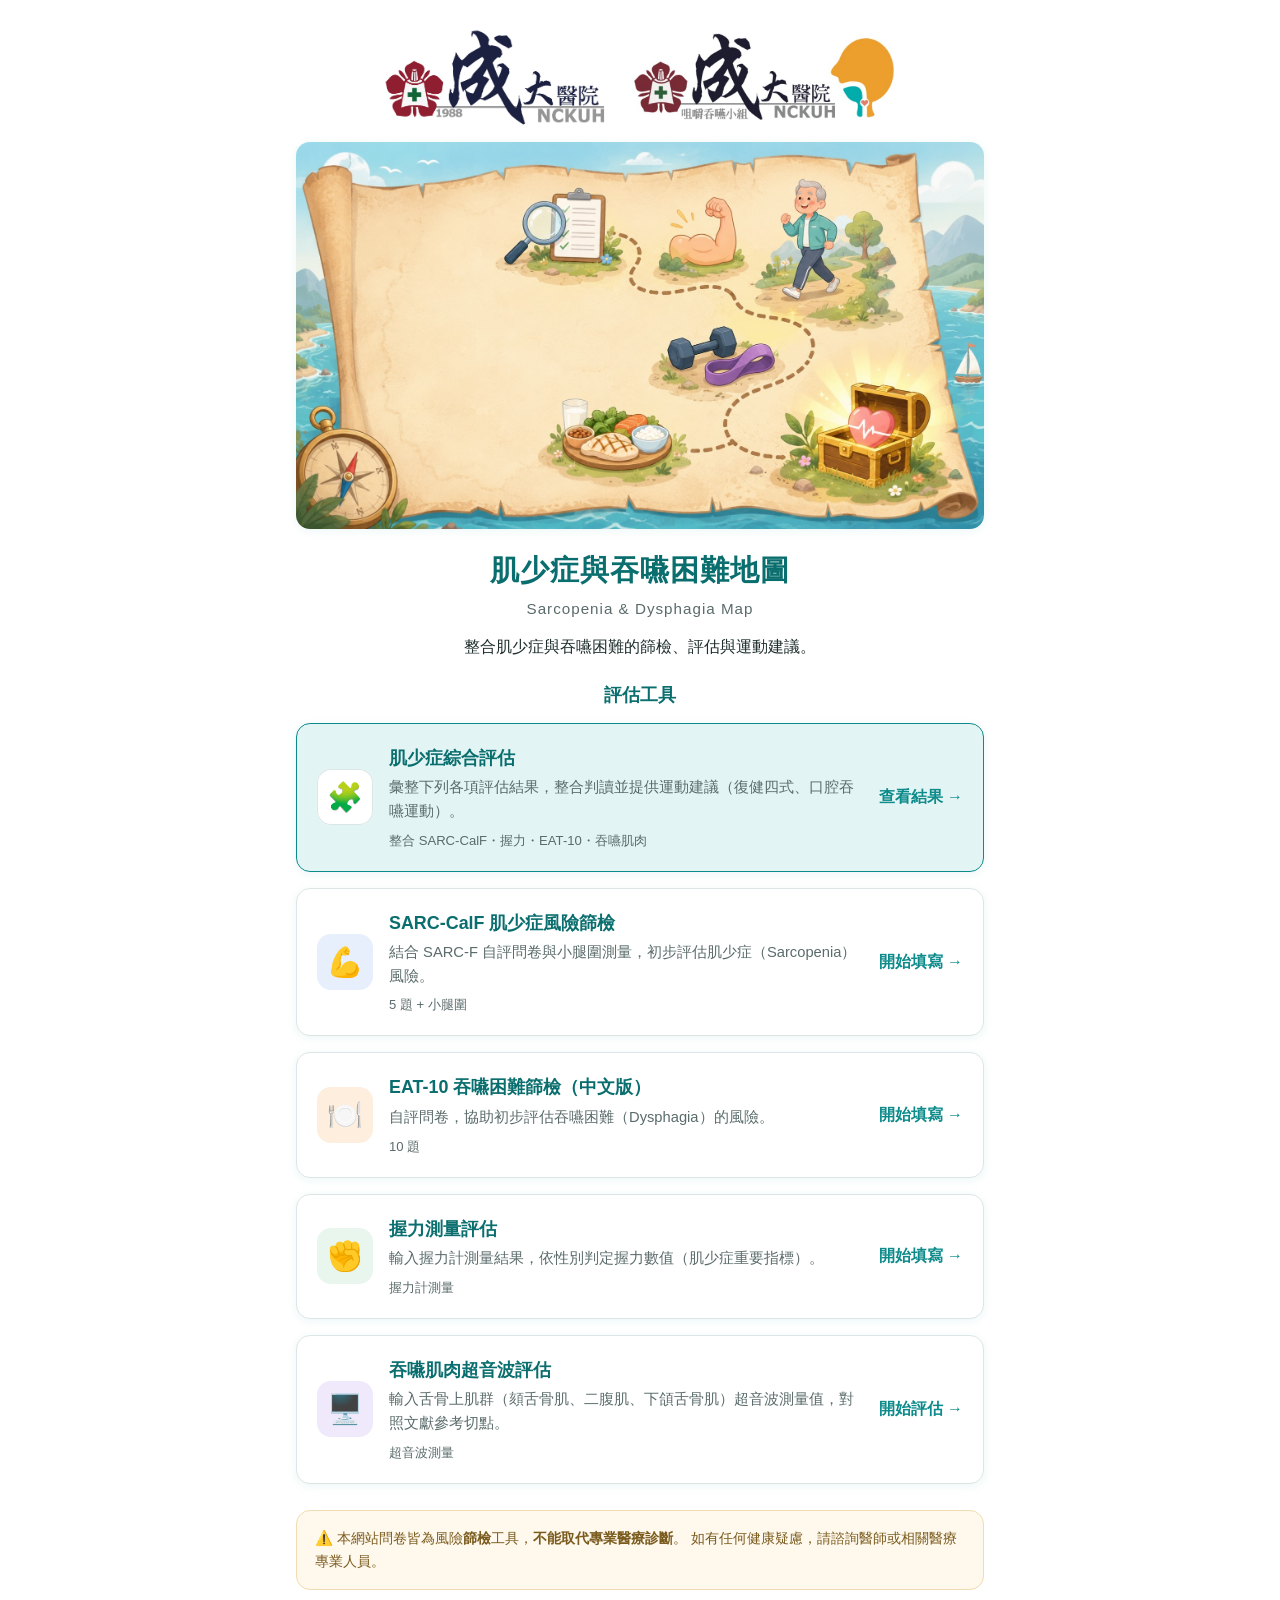
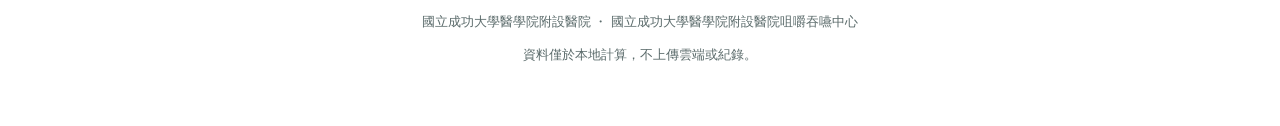
<file: index.html>
<!DOCTYPE html>
<html lang="zh-Hant">
<head>
  <meta charset="UTF-8">
  <meta name="viewport" content="width=device-width, initial-scale=1.0">
  <title>肌少症與吞嚥困難地圖</title>
  <meta name="description" content="肌少症與吞嚥困難地圖：整合 SARC-CalF、握力、EAT-10、吞嚥肌肉評估與運動建議。成大醫院吞嚥咀嚼中心。">
  <link rel="stylesheet" href="styles.css?v=2">
</head>
<body>
  <div class="page">
    <div class="logo-bar">
      <img class="logo" src="images/logo-ncku-hospital.jpg" alt="成大醫院" onerror="this.style.display='none'">
      <img class="logo" src="images/logo-center.jpg" alt="吞嚥咀嚼中心" onerror="this.style.display='none'">
    </div>

    <header class="cover">
      <img class="cover-img" src="images/cover.jpg" alt="肌少症與吞嚥困難地圖" onerror="this.style.display='none'">
      <h1 class="cover-title">肌少症與吞嚥困難地圖</h1>
      <p class="cover-sub">Sarcopenia &amp; Dysphagia Map</p>
      <p class="cover-desc">
        整合肌少症與吞嚥困難的篩檢、評估與運動建議。
      </p>
    </header>

    <main>
      <h2 class="menu-title">評估工具</h2>
      <nav class="portal-grid" aria-label="問卷選單">
        <a class="portal-card portal-card--feature" href="assessment.html">
          <span class="portal-icon" aria-hidden="true">🧩</span>
          <span class="portal-body">
            <span class="portal-title">肌少症綜合評估</span>
            <span class="portal-desc">彙整下列各項評估結果，整合判讀並提供運動建議（復健四式、口腔吞嚥運動）。</span>
            <span class="portal-meta">整合 SARC-CalF・握力・EAT-10・吞嚥肌肉</span>
          </span>
          <span class="portal-go" aria-hidden="true">查看結果 →</span>
        </a>

        <a class="portal-card" href="sarc-calf.html">
          <span class="portal-icon" aria-hidden="true">💪</span>
          <span class="portal-body">
            <span class="portal-title">SARC-CalF 肌少症風險篩檢</span>
            <span class="portal-desc">結合 SARC-F 自評問卷與小腿圍測量，初步評估肌少症（Sarcopenia）風險。</span>
            <span class="portal-meta">5 題 + 小腿圍</span>
          </span>
          <span class="portal-go" aria-hidden="true">開始填寫 →</span>
        </a>

        <a class="portal-card" href="eat-10.html">
          <span class="portal-icon" aria-hidden="true">🍽️</span>
          <span class="portal-body">
            <span class="portal-title">EAT-10 吞嚥困難篩檢（中文版）</span>
            <span class="portal-desc">自評問卷，協助初步評估吞嚥困難（Dysphagia）的風險。</span>
            <span class="portal-meta">10 題</span>
          </span>
          <span class="portal-go" aria-hidden="true">開始填寫 →</span>
        </a>

        <a class="portal-card" href="grip-strength.html">
          <span class="portal-icon" aria-hidden="true">✊</span>
          <span class="portal-body">
            <span class="portal-title">握力測量評估</span>
            <span class="portal-desc">輸入握力計測量結果，依性別判定握力數值（肌少症重要指標）。</span>
            <span class="portal-meta">握力計測量</span>
          </span>
          <span class="portal-go" aria-hidden="true">開始填寫 →</span>
        </a>

        <a class="portal-card" href="swallow-muscle.html">
          <span class="portal-icon" aria-hidden="true">🖥️</span>
          <span class="portal-body">
            <span class="portal-title">吞嚥肌肉超音波評估</span>
            <span class="portal-desc">輸入舌骨上肌群（頦舌骨肌、二腹肌、下頜舌骨肌）超音波測量值，對照文獻參考切點。</span>
            <span class="portal-meta">超音波測量</span>
          </span>
          <span class="portal-go" aria-hidden="true">開始評估 →</span>
        </a>
      </nav>

      <p class="disclaimer">
        ⚠️ 本網站問卷皆為風險<strong>篩檢</strong>工具，<strong>不能取代專業醫療診斷</strong>。
        如有任何健康疑慮，請諮詢醫師或相關醫療專業人員。
      </p>
    </main>

    <footer class="footer">
      <p>國立成功大學醫學院附設醫院 ・ 國立成功大學醫學院附設醫院咀嚼吞嚥中心</p>
      <p>資料僅於本地計算，不上傳雲端或紀錄。</p>
    </footer>
  </div>
</body>
</html>
</file>
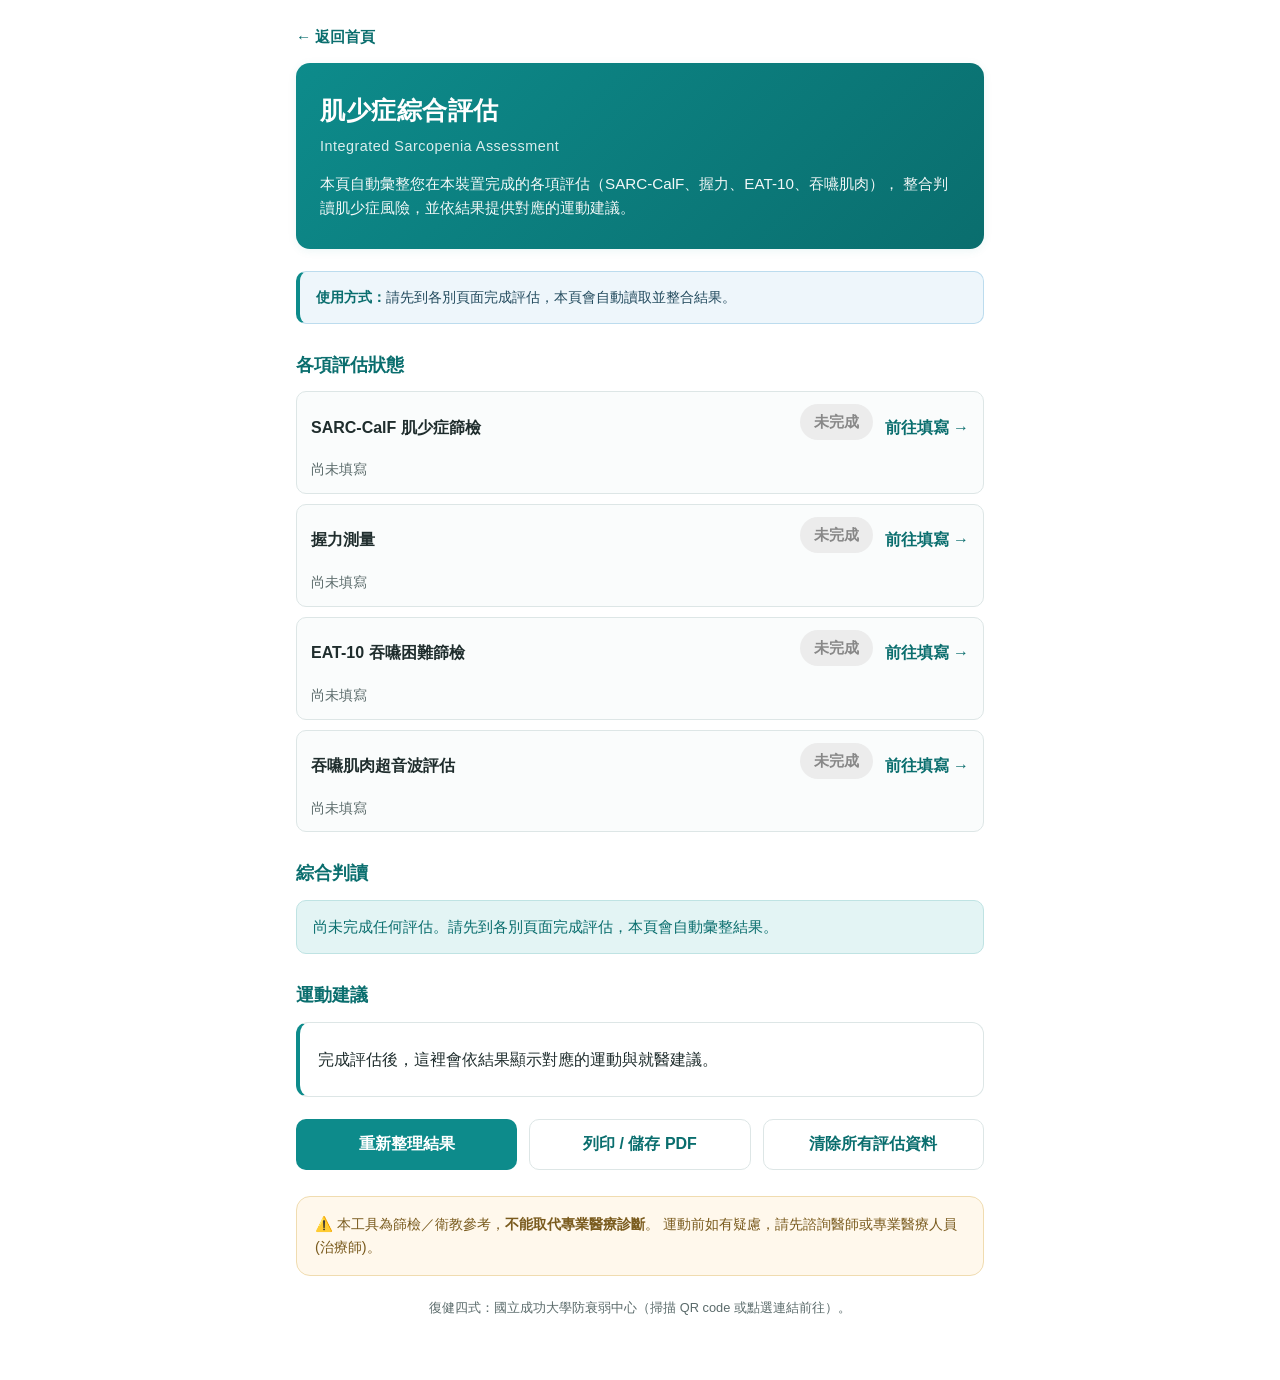
<file: assessment.html>
<!DOCTYPE html>
<html lang="zh-Hant">
<head>
  <meta charset="UTF-8">
  <meta name="viewport" content="width=device-width, initial-scale=1.0">
  <title>肌少症綜合評估</title>
  <meta name="description" content="整合 SARC-CalF、握力、EAT-10 與吞嚥肌肉評估結果，依臨床流程提供肌少症與口腔吞嚥的運動建議。">
  <link rel="stylesheet" href="styles.css?v=2">
</head>
<body>
  <div class="page">
    <a class="nav-back" href="index.html">← 返回首頁</a>
    <header class="hero">
      <h1>肌少症綜合評估</h1>
      <p class="hero-sub">Integrated Sarcopenia Assessment</p>
      <p class="hero-desc">
        本頁自動彙整您在本裝置完成的各項評估（SARC-CalF、握力、EAT-10、吞嚥肌肉），
        整合判讀肌少症風險，並依結果提供對應的運動建議。
      </p>
    </header>

    <main>
      <div class="notice">
        <strong>使用方式：</strong>請先到各別頁面完成評估，本頁會自動讀取並整合結果。
      </div>

      <h2 class="section-title">各項評估狀態</h2>
      <div id="status-list"></div>

      <h2 class="section-title">綜合判讀</h2>
      <div id="verdict"></div>

      <h2 class="section-title">運動建議</h2>
      <div id="recommendations"></div>

      <div class="actions">
        <button type="button" class="btn btn-primary" id="refresh-btn">重新整理結果</button>
        <button type="button" class="btn btn-ghost" id="print-btn">列印 / 儲存 PDF</button>
        <button type="button" class="btn btn-ghost" id="clear-btn">清除所有評估資料</button>
      </div>

      <p class="disclaimer">
        ⚠️ 本工具為篩檢／衛教參考，<strong>不能取代專業醫療診斷</strong>。
        運動前如有疑慮，請先諮詢醫師或專業醫療人員(治療師)。
      </p>
    </main>

    <footer class="footer">
      <p>復健四式：國立成功大學防衰弱中心（掃描 QR code 或點選連結前往）。</p>
    </footer>
  </div>

  <script src="store.js"></script>
  <script src="assessment.js"></script>
</body>
</html>
</file>
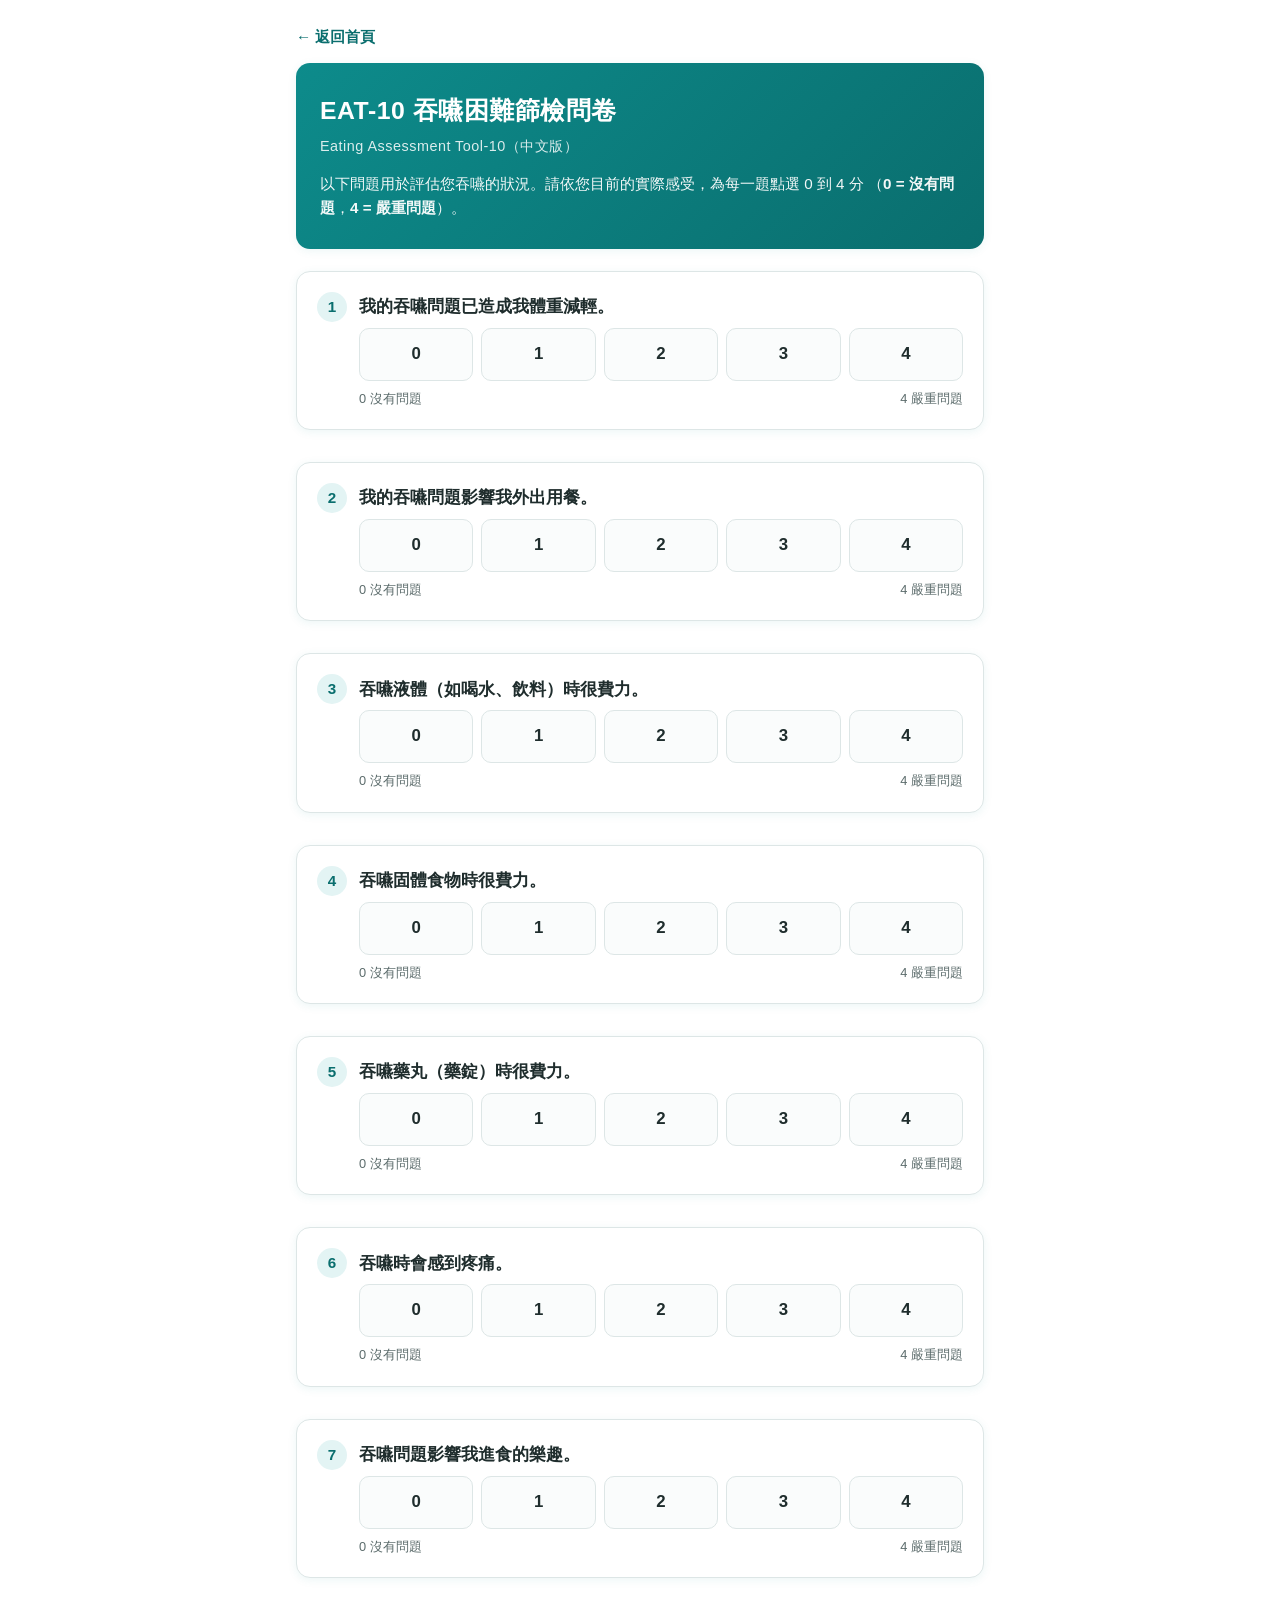
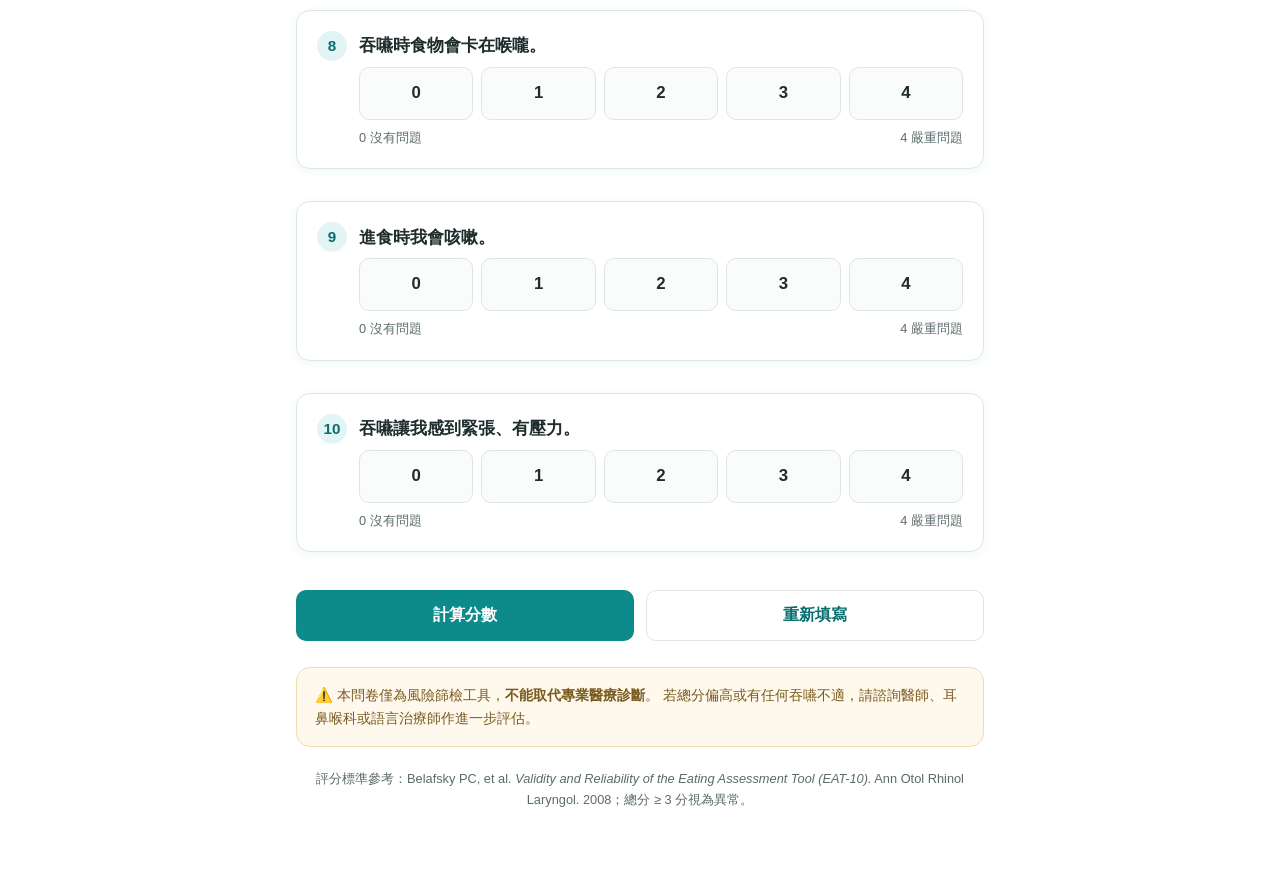
<file: eat-10.html>
<!DOCTYPE html>
<html lang="zh-Hant">
<head>
  <meta charset="UTF-8">
  <meta name="viewport" content="width=device-width, initial-scale=1.0">
  <title>EAT-10 吞嚥困難篩檢問卷（中文版）</title>
  <meta name="description" content="EAT-10（Eating Assessment Tool-10）吞嚥困難篩檢中文版線上問卷，可點選作答並自動計算分數。">
  <link rel="stylesheet" href="styles.css?v=2">
</head>
<body>
  <div class="page">
    <a class="nav-back" href="index.html">← 返回首頁</a>
    <header class="hero">
      <h1>EAT-10 吞嚥困難篩檢問卷</h1>
      <p class="hero-sub">Eating Assessment Tool-10（中文版）</p>
      <p class="hero-desc">
        以下問題用於評估您吞嚥的狀況。請依您目前的實際感受，為每一題點選 0 到 4 分
        （<strong>0 = 沒有問題</strong>，<strong>4 = 嚴重問題</strong>）。
      </p>
    </header>

    <main>
      <form id="eat-form" novalidate>
        <!-- 10 項問題（由 eat-10.js 動態產生） -->
        <section id="questions" class="card-group" aria-label="EAT-10 問題"></section>

        <div class="actions">
          <button type="submit" class="btn btn-primary" id="calc-btn">計算分數</button>
          <button type="button" class="btn btn-ghost" id="reset-btn">重新填寫</button>
        </div>
      </form>

      <!-- 結果區 -->
      <section id="result" class="result-card" hidden aria-live="polite">
        <h2 class="result-title">篩檢結果</h2>

        <div class="score-display">
          <div class="score-circle" id="score-circle">
            <span class="score-number" id="total-score">0</span>
            <span class="score-max">/ 40 分</span>
          </div>
          <div class="score-verdict">
            <span class="badge" id="verdict-badge">—</span>
            <p class="verdict-text" id="verdict-text"></p>
          </div>
        </div>

        <div class="result-actions">
          <button type="button" class="btn btn-ghost" id="print-btn">列印 / 儲存 PDF</button>
          <button type="button" class="btn btn-ghost" id="redo-btn">重新填寫</button>
        </div>
      </section>

      <p class="disclaimer">
        ⚠️ 本問卷僅為風險篩檢工具，<strong>不能取代專業醫療診斷</strong>。
        若總分偏高或有任何吞嚥不適，請諮詢醫師、耳鼻喉科或語言治療師作進一步評估。
      </p>
    </main>

    <footer class="footer">
      <p>評分標準參考：Belafsky PC, et al. <em>Validity and Reliability of the Eating Assessment Tool (EAT-10).</em>
         Ann Otol Rhinol Laryngol. 2008；總分 ≥ 3 分視為異常。</p>
    </footer>
  </div>

  <script src="store.js"></script>
  <script src="eat-10.js"></script>
</body>
</html>
</file>
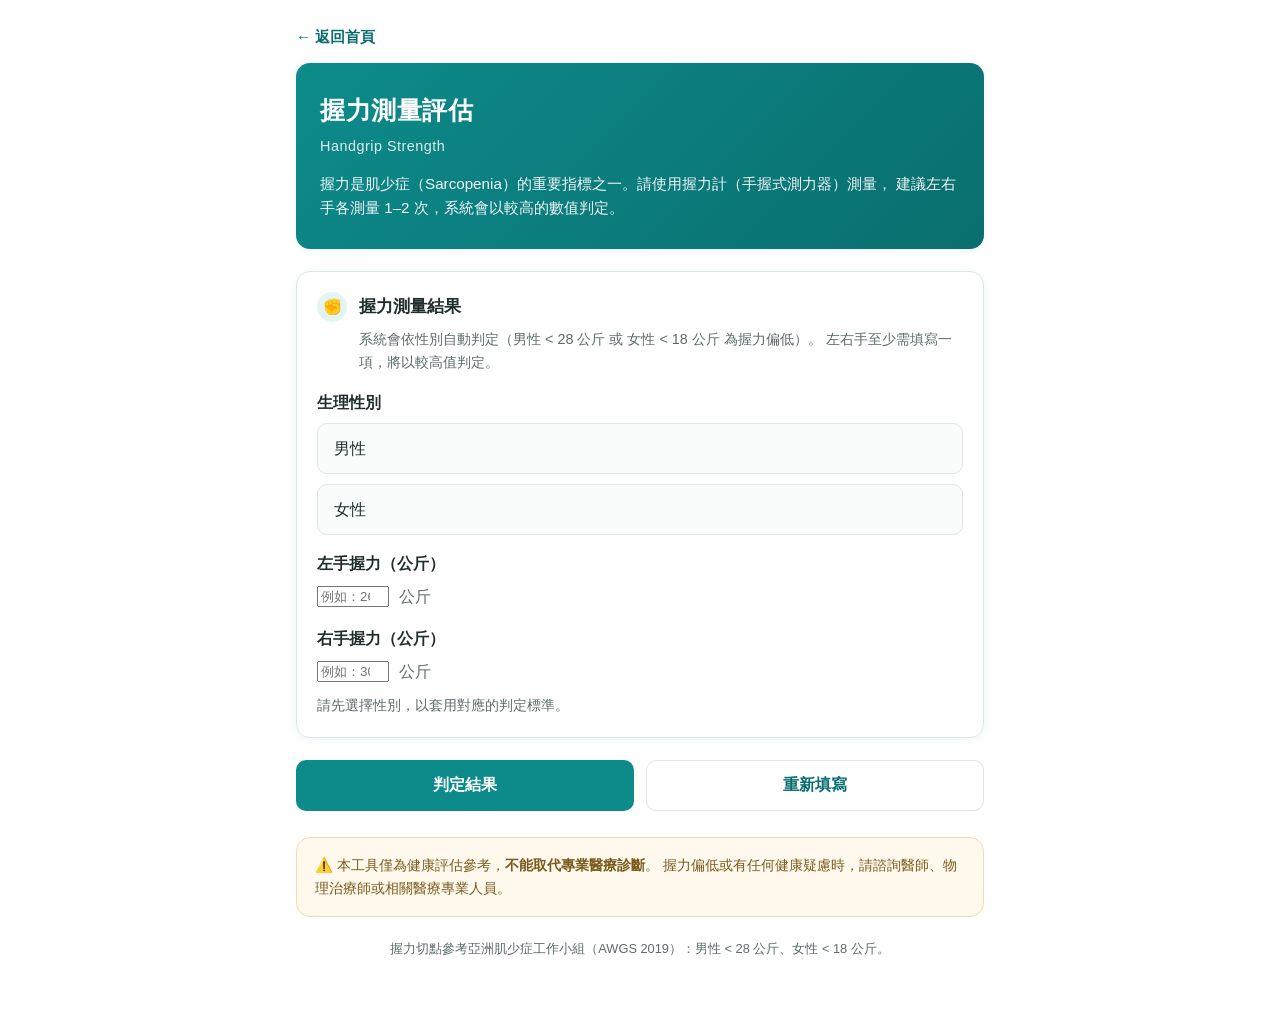
<file: grip-strength.html>
<!DOCTYPE html>
<html lang="zh-Hant">
<head>
  <meta charset="UTF-8">
  <meta name="viewport" content="width=device-width, initial-scale=1.0">
  <title>握力測量評估</title>
  <meta name="description" content="握力（Handgrip strength）測量評估，依性別判定握力是否偏低，為肌少症重要指標。">
  <link rel="stylesheet" href="styles.css?v=2">
</head>
<body>
  <div class="page">
    <a class="nav-back" href="index.html">← 返回首頁</a>
    <header class="hero">
      <h1>握力測量評估</h1>
      <p class="hero-sub">Handgrip Strength</p>
      <p class="hero-desc">
        握力是肌少症（Sarcopenia）的重要指標之一。請使用握力計（手握式測力器）測量，
        建議左右手各測量 1–2 次，系統會以較高的數值判定。
      </p>
    </header>

    <main>
      <form id="grip-form" novalidate>
        <section class="card" id="grip-card">
          <div class="card-head">
            <span class="q-index" aria-hidden="true">✊</span>
            <h2 class="q-title">握力測量結果</h2>
          </div>
          <p class="q-hint">
            系統會依性別自動判定（男性 &lt; 28 公斤 或 女性 &lt; 18 公斤 為握力偏低）。
            左右手至少需填寫一項，將以較高值判定。
          </p>

          <div class="field">
            <label class="field-label">生理性別</label>
            <div class="options" role="radiogroup" aria-label="生理性別">
              <label class="option">
                <input type="radio" name="sex" value="male">
                <span class="option-box">男性</span>
              </label>
              <label class="option">
                <input type="radio" name="sex" value="female">
                <span class="option-box">女性</span>
              </label>
            </div>
          </div>

          <div class="field">
            <label class="field-label" for="left-input">左手握力（公斤）</label>
            <div class="calf-input-row">
              <input type="number" id="left-input" name="left" inputmode="decimal"
                     min="0" max="120" step="0.1" placeholder="例如：26.0">
              <span class="unit">公斤</span>
            </div>
          </div>

          <div class="field">
            <label class="field-label" for="right-input">右手握力（公斤）</label>
            <div class="calf-input-row">
              <input type="number" id="right-input" name="right" inputmode="decimal"
                     min="0" max="120" step="0.1" placeholder="例如：30.5">
              <span class="unit">公斤</span>
            </div>
            <p class="cutoff-note" id="cutoff-note">請先選擇性別，以套用對應的判定標準。</p>
          </div>
        </section>

        <div class="actions">
          <button type="submit" class="btn btn-primary" id="calc-btn">判定結果</button>
          <button type="button" class="btn btn-ghost" id="reset-btn">重新填寫</button>
        </div>
      </form>

      <!-- 結果區 -->
      <section id="result" class="result-card" hidden aria-live="polite">
        <h2 class="result-title">評估結果</h2>

        <div class="score-display">
          <div class="score-circle" id="score-circle">
            <span class="score-number" id="grip-value">0</span>
            <span class="score-max">公斤（最大）</span>
          </div>
          <div class="score-verdict">
            <span class="badge" id="verdict-badge">—</span>
            <p class="verdict-text" id="verdict-text"></p>
          </div>
        </div>

        <div class="breakdown">
          <div class="breakdown-item">
            <span class="breakdown-label">左手</span>
            <span class="breakdown-value" id="left-score">—</span>
          </div>
          <div class="breakdown-item">
            <span class="breakdown-label">右手</span>
            <span class="breakdown-value" id="right-score">—</span>
          </div>
          <div class="breakdown-item">
            <span class="breakdown-label">參考切點</span>
            <span class="breakdown-value" id="cutoff-score">—</span>
          </div>
        </div>

        <div class="result-actions">
          <button type="button" class="btn btn-ghost" id="print-btn">列印 / 儲存 PDF</button>
          <button type="button" class="btn btn-ghost" id="redo-btn">重新填寫</button>
        </div>
      </section>

      <p class="disclaimer">
        ⚠️ 本工具僅為健康評估參考，<strong>不能取代專業醫療診斷</strong>。
        握力偏低或有任何健康疑慮時，請諮詢醫師、物理治療師或相關醫療專業人員。
      </p>
    </main>

    <footer class="footer">
      <p>握力切點參考亞洲肌少症工作小組（AWGS 2019）：男性 &lt; 28 公斤、女性 &lt; 18 公斤。</p>
    </footer>
  </div>

  <script src="store.js"></script>
  <script src="grip-strength.js"></script>
</body>
</html>
</file>
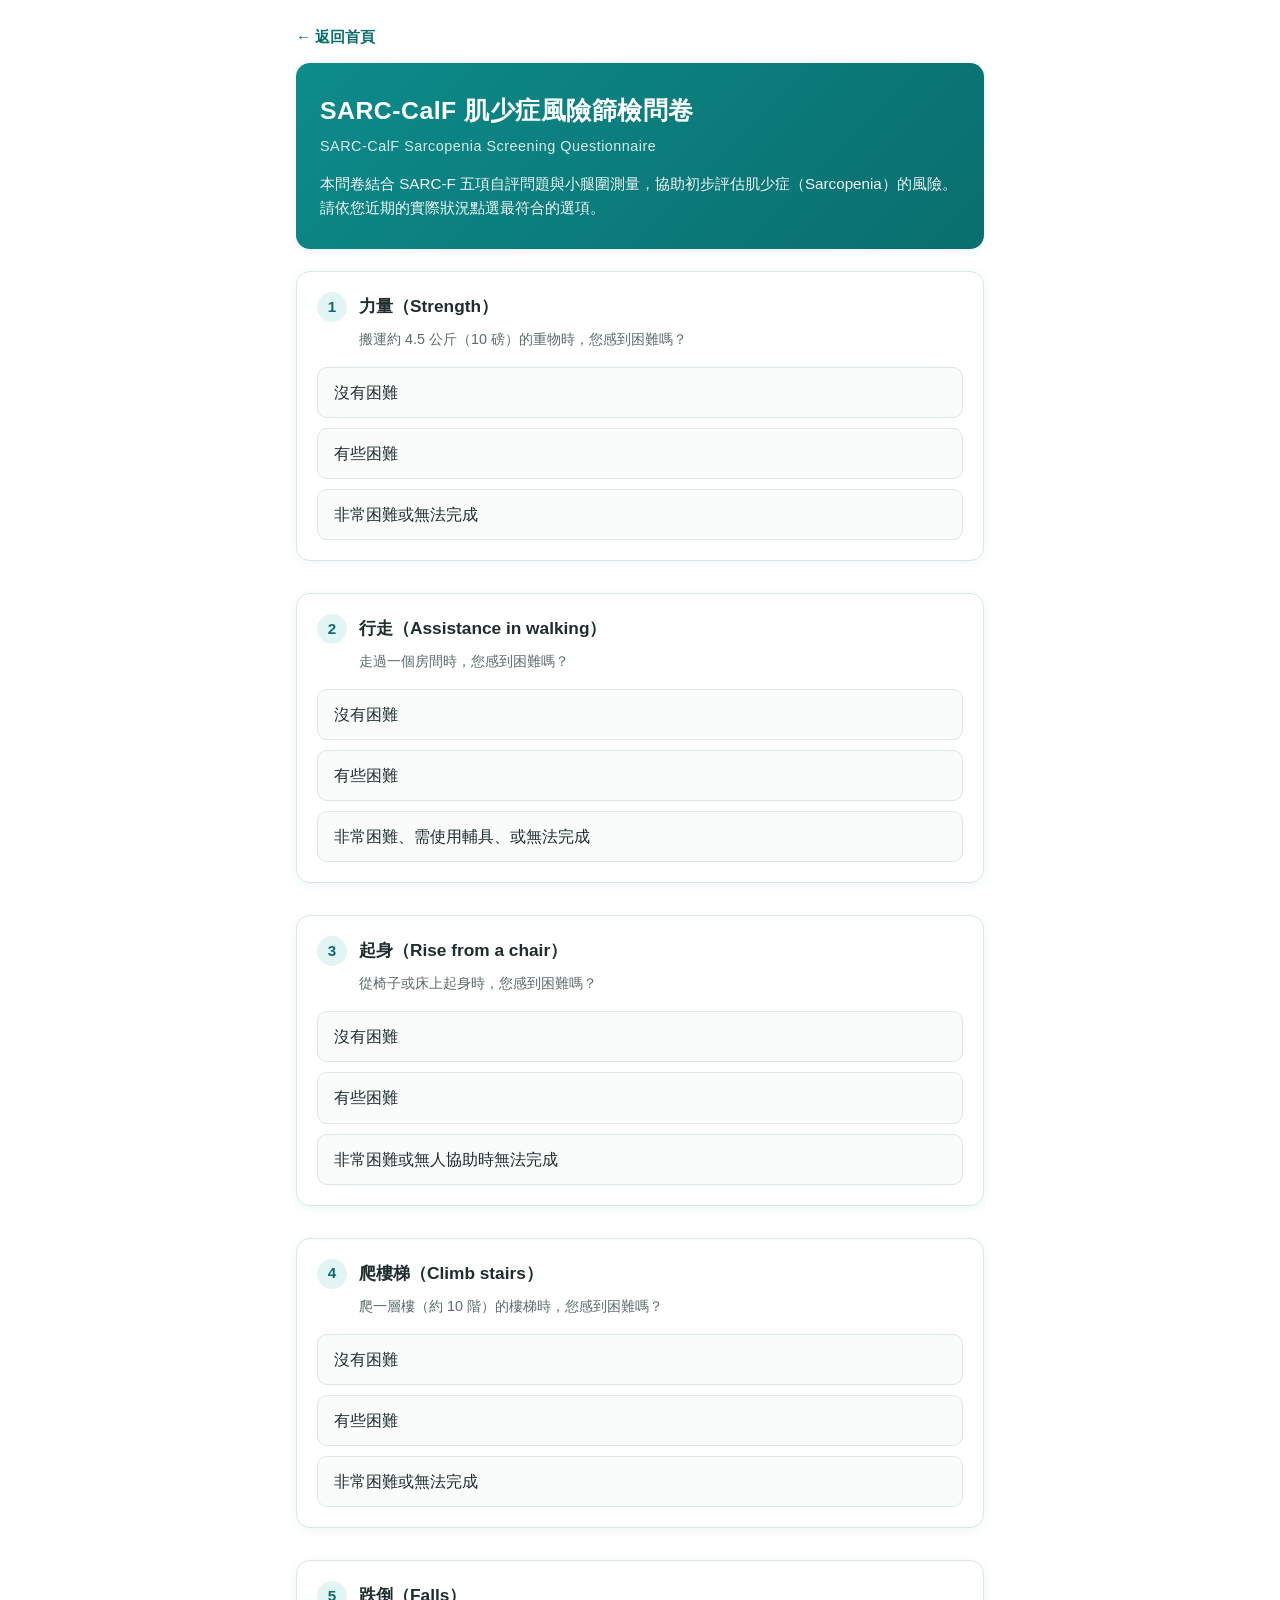
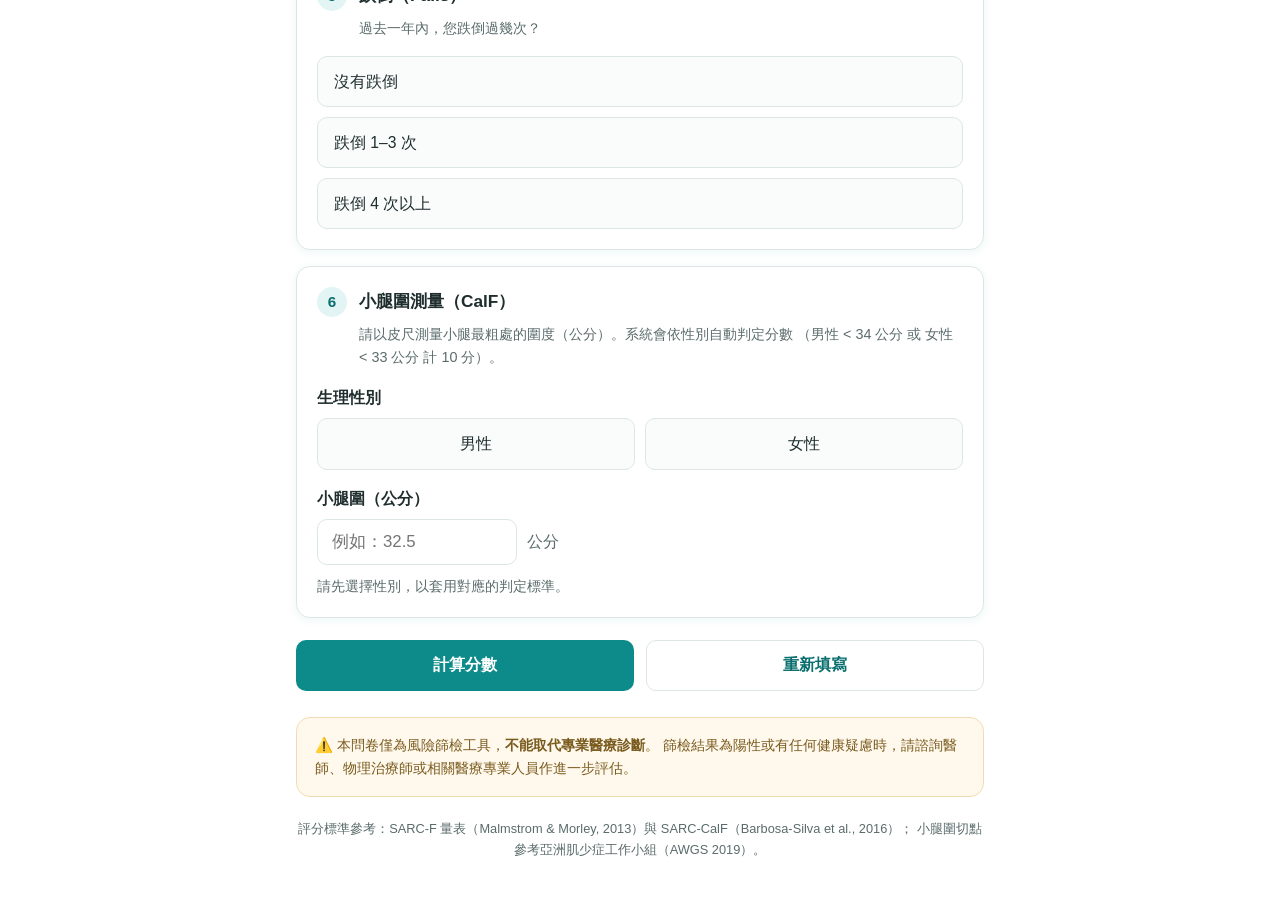
<file: sarc-calf.html>
<!DOCTYPE html>
<html lang="zh-Hant">
<head>
  <meta charset="UTF-8">
  <meta name="viewport" content="width=device-width, initial-scale=1.0">
  <title>SARC-CalF 肌少症風險篩檢問卷</title>
  <meta name="description" content="SARC-CalF 肌少症（Sarcopenia）風險篩檢線上問卷，可點選作答並自動計算分數。">
  <link rel="stylesheet" href="styles.css?v=2">
</head>
<body>
  <div class="page">
    <a class="nav-back" href="index.html">← 返回首頁</a>
    <header class="hero">
      <h1>SARC-CalF 肌少症風險篩檢問卷</h1>
      <p class="hero-sub">SARC-CalF Sarcopenia Screening Questionnaire</p>
      <p class="hero-desc">
        本問卷結合 SARC-F 五項自評問題與小腿圍測量，協助初步評估肌少症（Sarcopenia）的風險。
        請依您近期的實際狀況點選最符合的選項。
      </p>
    </header>

    <main>
      <form id="sarc-form" novalidate>
        <!-- SARC-F 五項問題（由 script.js 動態產生） -->
        <section id="questions" class="card-group" aria-label="SARC-F 問題"></section>

        <!-- 小腿圍測量 -->
        <section class="card" id="calf-card">
          <div class="card-head">
            <span class="q-index">6</span>
            <h2 class="q-title">小腿圍測量（CalF）</h2>
          </div>
          <p class="q-hint">
            請以皮尺測量小腿最粗處的圍度（公分）。系統會依性別自動判定分數
            （男性 &lt; 34 公分 或 女性 &lt; 33 公分 計 10 分）。
          </p>

          <div class="field">
            <label class="field-label">生理性別</label>
            <div class="options" role="radiogroup" aria-label="生理性別">
              <label class="option">
                <input type="radio" name="sex" value="male">
                <span class="option-box">男性</span>
              </label>
              <label class="option">
                <input type="radio" name="sex" value="female">
                <span class="option-box">女性</span>
              </label>
            </div>
          </div>

          <div class="field">
            <label class="field-label" for="calf-input">小腿圍（公分）</label>
            <div class="calf-input-row">
              <input type="number" id="calf-input" name="calf" inputmode="decimal"
                     min="10" max="80" step="0.1" placeholder="例如：32.5">
              <span class="unit">公分</span>
            </div>
            <p class="cutoff-note" id="cutoff-note">請先選擇性別，以套用對應的判定標準。</p>
          </div>
        </section>

        <div class="actions">
          <button type="submit" class="btn btn-primary" id="calc-btn">計算分數</button>
          <button type="button" class="btn btn-ghost" id="reset-btn">重新填寫</button>
        </div>
      </form>

      <!-- 結果區 -->
      <section id="result" class="result-card" hidden aria-live="polite">
        <h2 class="result-title">篩檢結果</h2>

        <div class="score-display">
          <div class="score-circle" id="score-circle">
            <span class="score-number" id="total-score">0</span>
            <span class="score-max">/ 20 分</span>
          </div>
          <div class="score-verdict">
            <span class="badge" id="verdict-badge">—</span>
            <p class="verdict-text" id="verdict-text"></p>
          </div>
        </div>

        <div class="breakdown">
          <div class="breakdown-item">
            <span class="breakdown-label">SARC-F 小計</span>
            <span class="breakdown-value"><span id="sarcf-score">0</span> / 10 分</span>
          </div>
          <div class="breakdown-item">
            <span class="breakdown-label">小腿圍（CalF）</span>
            <span class="breakdown-value"><span id="calf-score">0</span> / 10 分</span>
          </div>
        </div>

        <div class="result-actions">
          <button type="button" class="btn btn-ghost" id="print-btn">列印 / 儲存 PDF</button>
          <button type="button" class="btn btn-ghost" id="redo-btn">重新填寫</button>
        </div>
      </section>

      <p class="disclaimer">
        ⚠️ 本問卷僅為風險篩檢工具，<strong>不能取代專業醫療診斷</strong>。
        篩檢結果為陽性或有任何健康疑慮時，請諮詢醫師、物理治療師或相關醫療專業人員作進一步評估。
      </p>
    </main>

    <footer class="footer">
      <p>評分標準參考：SARC-F 量表（Malmstrom &amp; Morley, 2013）與 SARC-CalF（Barbosa-Silva et al., 2016）；
         小腿圍切點參考亞洲肌少症工作小組（AWGS 2019）。</p>
    </footer>
  </div>

  <script src="store.js"></script>
  <script src="sarc-calf.js"></script>
</body>
</html>
</file>
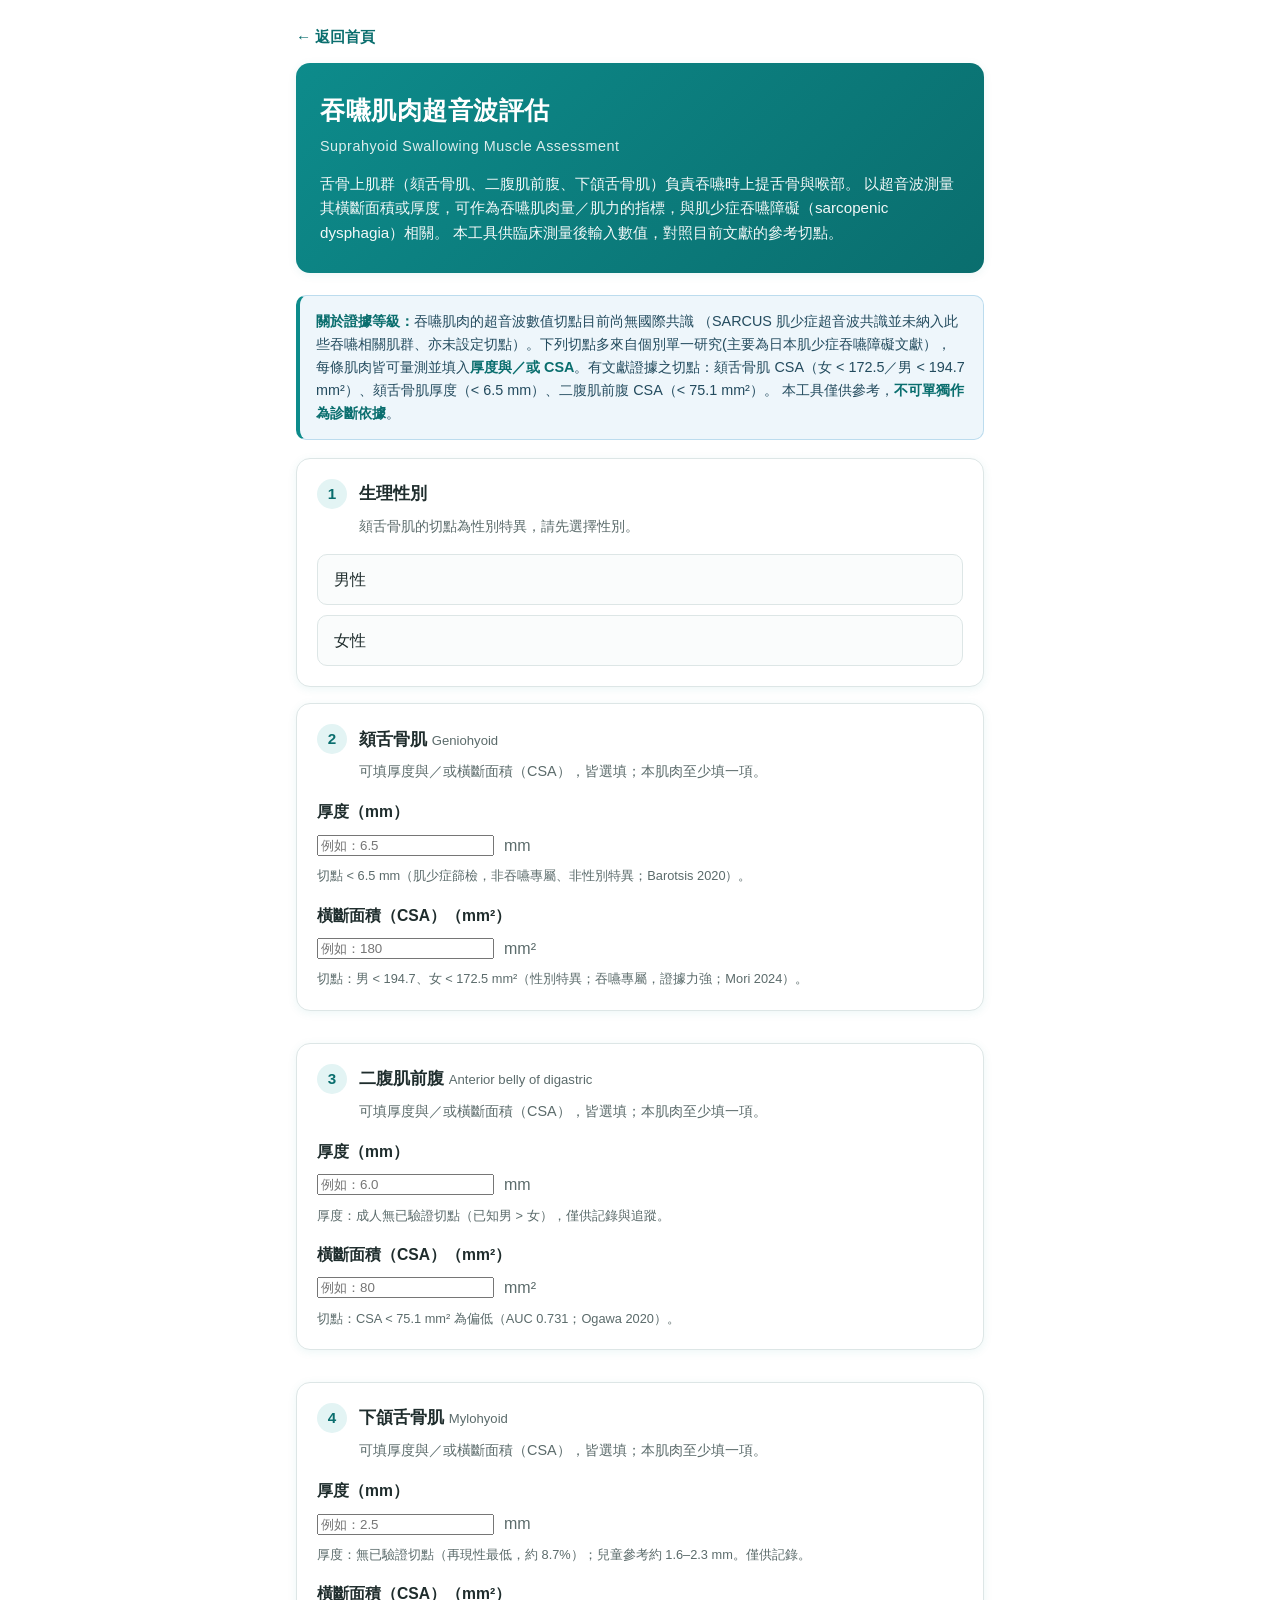
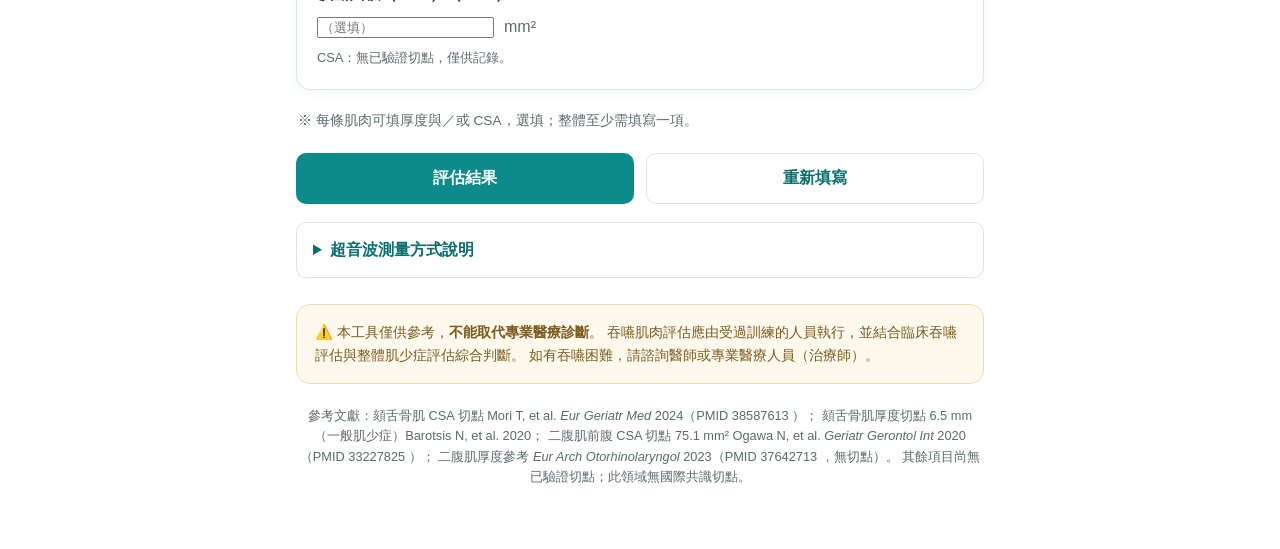
<file: swallow-muscle.html>
<!DOCTYPE html>
<html lang="zh-Hant">
<head>
  <meta charset="UTF-8">
  <meta name="viewport" content="width=device-width, initial-scale=1.0">
  <title>吞嚥肌肉超音波評估</title>
  <meta name="description" content="舌骨上肌群（頦舌骨肌、二腹肌前腹、下頜舌骨肌）超音波厚度／橫斷面積評估，對照肌少症吞嚥障礙相關參考切點。">
  <link rel="stylesheet" href="styles.css?v=2">
</head>
<body>
  <div class="page">
    <a class="nav-back" href="index.html">← 返回首頁</a>
    <header class="hero">
      <h1>吞嚥肌肉超音波評估</h1>
      <p class="hero-sub">Suprahyoid Swallowing Muscle Assessment</p>
      <p class="hero-desc">
        舌骨上肌群（頦舌骨肌、二腹肌前腹、下頜舌骨肌）負責吞嚥時上提舌骨與喉部。
        以超音波測量其橫斷面積或厚度，可作為吞嚥肌肉量／肌力的指標，與肌少症吞嚥障礙（sarcopenic dysphagia）相關。
        本工具供臨床測量後輸入數值，對照目前文獻的參考切點。
      </p>
    </header>

    <main>
      <div class="notice">
        <strong>關於證據等級：</strong>吞嚥肌肉的超音波數值切點目前尚無國際共識
        （SARCUS 肌少症超音波共識並未納入此些吞嚥相關肌群、亦未設定切點）。下列切點多來自個別單一研究(主要為日本肌少症吞嚥障礙文獻），
        每條肌肉皆可量測並填入<strong>厚度與／或 CSA</strong>。有文獻證據之切點：頦舌骨肌 CSA（女 &lt; 172.5／男 &lt; 194.7 mm²）、頦舌骨肌厚度（&lt; 6.5 mm）、二腹肌前腹 CSA（&lt; 75.1 mm²）。
        本工具僅供參考，<strong>不可單獨作為診斷依據</strong>。
      </div>

      <form id="muscle-form" novalidate>
        <section class="card" id="sex-card">
          <div class="card-head">
            <span class="q-index">1</span>
            <h2 class="q-title">生理性別</h2>
          </div>
          <p class="q-hint">頦舌骨肌的切點為性別特異，請先選擇性別。</p>
          <div class="options" role="radiogroup" aria-label="生理性別">
            <label class="option">
              <input type="radio" name="sex" value="male">
              <span class="option-box">男性</span>
            </label>
            <label class="option">
              <input type="radio" name="sex" value="female">
              <span class="option-box">女性</span>
            </label>
          </div>
        </section>

        <!-- 三條肌肉的輸入卡片（由 swallow-muscle.js 動態產生） -->
        <section id="muscles" class="card-group" aria-label="吞嚥肌肉測量"></section>

        <p class="field-tip">※ 每條肌肉可填厚度與／或 CSA，選填；整體至少需填寫一項。</p>

        <div class="actions">
          <button type="submit" class="btn btn-primary" id="calc-btn">評估結果</button>
          <button type="button" class="btn btn-ghost" id="reset-btn">重新填寫</button>
        </div>
      </form>

      <!-- 結果區 -->
      <section id="result" class="result-card" hidden aria-live="polite">
        <h2 class="result-title">評估結果</h2>
        <p class="overall" id="overall-text"></p>
        <div id="muscle-results"></div>

        <div class="result-actions">
          <button type="button" class="btn btn-ghost" id="print-btn">列印 / 儲存 PDF</button>
          <button type="button" class="btn btn-ghost" id="redo-btn">重新填寫</button>
        </div>
      </section>

      <details class="method">
        <summary>超音波測量方式說明</summary>
        <div class="method-body">
          <ul>
            <li><strong>探頭與姿勢：</strong>線性探頭（約 6–15 MHz），受測者頭頸中立位。</li>
            <li><strong>位置：</strong>下巴下方（submental）正中、橫斷面，約距下頜骨聯合（symphysis）2 公分處。由淺至深依序為：二腹肌前腹（digastric 需同時看到左右兩腹）→ 下頜舌骨肌（mylohyoid） → 頦舌骨肌（geniohyoid）。</li>
            <li><strong>厚度測量（各肌肉）：</strong>於上述橫斷面影像中，在肌肉上下筋膜之間垂直測量厚度（較快速）。</li>
            <li><strong>橫斷面積（CSA）：</strong>沿肌肉邊緣描繪面積；頦舌骨肌以冠狀面（coronal）測量最常用、且為證據最強的切點依據。於<strong>靜止狀態</strong>測量。</li>
            <li><strong>再現性：</strong>二腹肌、頦舌骨肌變異係數約 5%；下頜舌骨肌最難測量（約 8.7%）。</li>
          </ul>
          <p>※ 不同研究的測量平面、儀器與族群不同，數值<strong>不可直接互相比較</strong>；請以一致的測量方式追蹤。</p>
        </div>
      </details>

      <p class="disclaimer">
        ⚠️ 本工具僅供參考，<strong>不能取代專業醫療診斷</strong>。
        吞嚥肌肉評估應由受過訓練的人員執行，並結合臨床吞嚥評估與整體肌少症評估綜合判斷。
        如有吞嚥困難，請諮詢醫師或專業醫療人員（治療師）。
      </p>
    </main>

    <footer class="footer">
      <p>
        參考文獻：頦舌骨肌 CSA 切點 Mori T, et al. <em>Eur Geriatr Med</em> 2024（PMID 38587613    
        ）；
        頦舌骨肌厚度切點 6.5 mm（一般肌少症）Barotsis N, et al. 2020；
        二腹肌前腹 CSA 切點 75.1 mm² Ogawa N, et al. <em>Geriatr Gerontol Int</em> 2020（PMID 33227825
        ）；
        二腹肌厚度參考 <em>Eur Arch Otorhinolaryngol</em> 2023（PMID 37642713
        ，無切點）。
        其餘項目尚無已驗證切點；此領域無國際共識切點。
      </p>
    </footer>
  </div>

  <script src="store.js"></script>
  <script src="swallow-muscle.js"></script>
</body>
</html>
</file>
<file: styles.css>
:root {
  --bg: #ffffff;
  --card-bg: #ffffff;
  --primary: #0d8b8b;
  --primary-dark: #0a6e6e;
  --primary-light: #e3f4f4;
  --text: #1f2d2d;
  --text-soft: #5b6b6b;
  --border: #dde6e6;
  --selected: #0d8b8b;
  --danger: #d64545;
  --danger-bg: #fdecec;
  --safe: #2e9e5b;
  --safe-bg: #e8f6ee;
  --shadow: 0 2px 10px rgba(13, 139, 139, 0.08);
  --radius: 14px;
}

* { box-sizing: border-box; }

body {
  margin: 0;
  background: var(--bg);
  color: var(--text);
  font-family: "Noto Sans TC", "PingFang TC", "Microsoft JhengHei",
               -apple-system, BlinkMacSystemFont, "Segoe UI", sans-serif;
  line-height: 1.6;
  -webkit-font-smoothing: antialiased;
}

.page {
  max-width: 720px;
  margin: 0 auto;
  padding: 24px 16px 48px;
}

/* ---------- Back link ---------- */
.nav-back {
  display: inline-block;
  margin-bottom: 14px;
  color: var(--primary-dark);
  text-decoration: none;
  font-size: .95rem;
  font-weight: 600;
}
.nav-back:hover { text-decoration: underline; }

/* ---------- Portal (首頁選單) ---------- */
.portal-grid { display: flex; flex-direction: column; gap: 16px; }
.portal-card {
  display: flex;
  align-items: center;
  gap: 16px;
  background: var(--card-bg);
  border: 1px solid var(--border);
  border-radius: var(--radius);
  padding: 20px;
  box-shadow: var(--shadow);
  text-decoration: none;
  color: inherit;
  transition: transform .15s ease, border-color .15s ease, box-shadow .15s ease;
}
.portal-card:hover {
  transform: translateY(-2px);
  border-color: var(--primary);
  box-shadow: 0 6px 18px rgba(13, 139, 139, 0.15);
}
.portal-icon {
  flex: none;
  width: 56px; height: 56px;
  display: grid; place-items: center;
  background: var(--primary-light);
  border-radius: 14px;
  font-size: 1.8rem;
}
.portal-body { display: flex; flex-direction: column; gap: 4px; flex: 1; }
.portal-title { font-size: 1.12rem; font-weight: 700; color: var(--primary-dark); }
.portal-desc { font-size: .92rem; color: var(--text-soft); }
.portal-meta { font-size: .82rem; color: var(--text-soft); margin-top: 2px; }
.portal-go { flex: none; font-weight: 600; color: var(--primary); white-space: nowrap; }

@media (max-width: 520px) {
  .portal-card { flex-wrap: wrap; }
  .portal-go { width: 100%; text-align: right; }
}

/* 各卡片 icon 用不同色塊（白底頁面增加辨識度） */
.portal-grid .portal-card:nth-child(1) .portal-icon { background: #ffffff; box-shadow: inset 0 0 0 1px var(--border); }
.portal-grid .portal-card:nth-child(2) .portal-icon { background: #e7eefc; }
.portal-grid .portal-card:nth-child(3) .portal-icon { background: #fdeede; }
.portal-grid .portal-card:nth-child(4) .portal-icon { background: #e8f6ee; }
.portal-grid .portal-card:nth-child(5) .portal-icon { background: #f0e9fb; }

/* ---------- Hero ---------- */
.hero {
  background: linear-gradient(135deg, var(--primary), var(--primary-dark));
  color: #fff;
  border-radius: var(--radius);
  padding: 28px 24px;
  margin-bottom: 22px;
  box-shadow: var(--shadow);
}
.hero h1 { margin: 0 0 4px; font-size: 1.55rem; letter-spacing: .5px; }
.hero-sub { margin: 0 0 14px; opacity: .85; font-size: .9rem; letter-spacing: .5px; }
.hero-desc { margin: 0; font-size: .95rem; opacity: .95; }

/* ---------- Cards ---------- */
.card-group { display: flex; flex-direction: column; gap: 16px; }
.card {
  background: var(--card-bg);
  border: 1px solid var(--border);
  border-radius: var(--radius);
  padding: 20px;
  margin-bottom: 16px;
  box-shadow: var(--shadow);
  transition: border-color .2s;
}
.card.missing { border-color: var(--danger); box-shadow: 0 0 0 3px var(--danger-bg); }

.card-head { display: flex; align-items: center; gap: 12px; margin-bottom: 6px; }
.q-index {
  flex: none;
  width: 30px; height: 30px;
  display: grid; place-items: center;
  background: var(--primary-light);
  color: var(--primary-dark);
  font-weight: 700;
  border-radius: 50%;
  font-size: .95rem;
}
.q-title { margin: 0; font-size: 1.08rem; }
.q-hint { margin: 4px 0 16px 42px; color: var(--text-soft); font-size: .9rem; }

@media (max-width: 480px) {
  .q-hint { margin-left: 0; }
}

/* ---------- Options ---------- */
.options { display: flex; flex-direction: column; gap: 10px; }
.option { cursor: pointer; }
.option input { position: absolute; opacity: 0; pointer-events: none; }
.option-box {
  display: block;
  padding: 12px 16px;
  border: 1.5px solid var(--border);
  border-radius: 10px;
  background: #fafcfc;
  transition: all .15s ease;
  font-size: .98rem;
}
.option:hover .option-box { border-color: var(--primary); }
.option input:checked + .option-box {
  border-color: var(--selected);
  background: var(--primary-light);
  color: var(--primary-dark);
  font-weight: 600;
  box-shadow: inset 0 0 0 1px var(--selected);
}
.option input:focus-visible + .option-box {
  outline: 3px solid rgba(13, 139, 139, .35);
  outline-offset: 2px;
}

/* ---------- Calf section ---------- */
.field { margin-top: 16px; }
.field-label { display: block; font-weight: 600; margin-bottom: 8px; font-size: .98rem; }
#calf-card .options { flex-direction: row; gap: 10px; }
#calf-card .option { flex: 1; }
#calf-card .option-box { text-align: center; }

.calf-input-row { display: flex; align-items: center; gap: 10px; }
#calf-input {
  flex: 1;
  max-width: 200px;
  padding: 12px 14px;
  border: 1.5px solid var(--border);
  border-radius: 10px;
  font-size: 1.05rem;
  font-family: inherit;
}
#calf-input:focus { outline: none; border-color: var(--primary); box-shadow: 0 0 0 3px var(--primary-light); }
.unit { color: var(--text-soft); }
.cutoff-note { margin: 10px 0 0; font-size: .88rem; color: var(--text-soft); }
.cutoff-note.active { color: var(--primary-dark); font-weight: 600; }

/* ---------- Buttons ---------- */
.actions, .result-actions { display: flex; gap: 12px; margin-top: 22px; flex-wrap: wrap; }
.btn {
  flex: 1;
  min-width: 140px;
  padding: 14px 20px;
  border-radius: 10px;
  font-size: 1rem;
  font-weight: 600;
  font-family: inherit;
  cursor: pointer;
  border: 1.5px solid transparent;
  transition: all .15s ease;
}
.btn-primary { background: var(--primary); color: #fff; }
.btn-primary:hover { background: var(--primary-dark); }
.btn-ghost { background: #fff; color: var(--primary-dark); border-color: var(--border); }
.btn-ghost:hover { border-color: var(--primary); background: var(--primary-light); }

/* ---------- Result ---------- */
.result-card {
  background: var(--card-bg);
  border-radius: var(--radius);
  padding: 26px 24px;
  margin-top: 26px;
  box-shadow: var(--shadow);
  border: 1px solid var(--border);
}
.result-title { margin: 0 0 20px; font-size: 1.3rem; text-align: center; }

.score-display {
  display: flex;
  align-items: center;
  gap: 22px;
  flex-wrap: wrap;
  justify-content: center;
}
.score-circle {
  flex: none;
  width: 140px; height: 140px;
  border-radius: 50%;
  display: grid;
  place-content: center;
  text-align: center;
  border: 8px solid var(--primary-light);
  transition: border-color .3s;
}
.score-circle.positive { border-color: var(--danger); background: var(--danger-bg); }
.score-circle.negative { border-color: var(--safe); background: var(--safe-bg); }
.score-number { font-size: 3rem; font-weight: 800; line-height: 1; }
.score-max { font-size: .9rem; color: var(--text-soft); }

.score-verdict { flex: 1; min-width: 220px; }
.badge {
  display: inline-block;
  padding: 6px 14px;
  border-radius: 999px;
  font-weight: 700;
  font-size: .95rem;
  margin-bottom: 10px;
}
.badge.positive { background: var(--danger-bg); color: var(--danger); }
.badge.negative { background: var(--safe-bg); color: var(--safe); }
.verdict-text { margin: 0; font-size: .98rem; }

.breakdown {
  display: flex;
  gap: 12px;
  margin-top: 22px;
  flex-wrap: wrap;
}
.breakdown-item {
  flex: 1;
  min-width: 140px;
  background: #f8fbfb;
  border: 1px solid var(--border);
  border-radius: 10px;
  padding: 14px 16px;
  text-align: center;
}
.breakdown-label { display: block; font-size: .85rem; color: var(--text-soft); margin-bottom: 4px; }
.breakdown-value { font-size: 1.15rem; font-weight: 700; }

/* ---------- EAT-10 量尺 (0–4) ---------- */
.scale { display: flex; gap: 8px; margin-left: 42px; }
.scale-option { flex: 1; cursor: pointer; }
.scale-option input { position: absolute; opacity: 0; pointer-events: none; }
.scale-box {
  display: block;
  text-align: center;
  padding: 12px 0;
  border: 1.5px solid var(--border);
  border-radius: 10px;
  background: #fafcfc;
  font-weight: 700;
  font-size: 1.05rem;
  transition: all .15s ease;
}
.scale-option:hover .scale-box { border-color: var(--primary); }
.scale-option input:checked + .scale-box {
  border-color: var(--selected);
  background: var(--primary);
  color: #fff;
  box-shadow: inset 0 0 0 1px var(--selected);
}
.scale-option input:focus-visible + .scale-box {
  outline: 3px solid rgba(13, 139, 139, .35);
  outline-offset: 2px;
}
.scale-anchors {
  display: flex;
  justify-content: space-between;
  margin: 8px 0 0 42px;
  font-size: .8rem;
  color: var(--text-soft);
}
@media (max-width: 480px) {
  .scale, .scale-anchors { margin-left: 0; }
  .scale { gap: 6px; }
  .scale-box { padding: 10px 0; }
}

/* ---------- Disclaimer & footer ---------- */
.disclaimer {
  margin-top: 26px;
  background: #fff8ec;
  border: 1px solid #f0dcb0;
  border-radius: var(--radius);
  padding: 16px 18px;
  font-size: .9rem;
  color: #7a5b1e;
}
.footer {
  margin-top: 22px;
  text-align: center;
  font-size: .8rem;
  color: var(--text-soft);
}

/* ---------- Info notice / 證據提醒 ---------- */
.notice {
  background: #eef6fb;
  border: 1px solid #bcdcee;
  border-left: 4px solid var(--primary);
  border-radius: 10px;
  padding: 14px 16px;
  font-size: .9rem;
  color: #234b5e;
  margin-bottom: 18px;
}
.notice strong { color: var(--primary-dark); }

.field-tip { font-size: .85rem; color: var(--text-soft); margin: 4px 2px 0; }

/* 肌肉評估：標題英文、來源註記 */
.q-en { font-weight: 400; font-size: .82rem; color: var(--text-soft); }
.src-note { margin: 8px 0 0; font-size: .8rem; color: var(--text-soft); }

/* 結果：整體判讀框 */
.overall { border-radius: 10px; padding: 14px 16px; margin: 0 0 18px; font-size: .95rem; }
.overall.positive { background: var(--danger-bg); color: #7a2e2e; border: 1px solid #f0c0c0; }
.overall.negative { background: var(--safe-bg); color: #1f6b41; border: 1px solid #bfe3cd; }
.overall.neutral { background: var(--primary-light); color: var(--primary-dark); border: 1px solid #bfe3e3; }

/* 結果：各肌肉列 */
.muscle-row {
  border: 1px solid var(--border);
  border-left: 4px solid var(--border);
  border-radius: 10px;
  padding: 12px 14px;
  margin-bottom: 10px;
  background: #fafcfc;
}
.muscle-row.low { border-left-color: var(--danger); }
.muscle-row.normal { border-left-color: var(--safe); }
.muscle-row.reference { border-left-color: var(--primary); }
.muscle-row.skipped { opacity: .55; }
.muscle-row-head { display: flex; justify-content: space-between; align-items: center; gap: 10px; }
.muscle-name { font-weight: 600; }
.muscle-row-detail { margin-top: 4px; font-size: .88rem; color: var(--text-soft); }

/* 結果：單一測量列（厚度 / CSA） */
.measure-line {
  display: flex;
  justify-content: space-between;
  align-items: center;
  gap: 10px;
  padding: 9px 12px;
  margin-top: 8px;
  border: 1px solid var(--border);
  border-left: 4px solid var(--border);
  border-radius: 8px;
  background: #fff;
  font-size: .9rem;
}
.measure-line.low { border-left-color: var(--danger); }
.measure-line.normal { border-left-color: var(--safe); }
.measure-line.reference { border-left-color: var(--primary); }
.measure-line > span { color: var(--text-soft); }
.measure-line .badge { flex: none; }

.badge.neutral { background: var(--primary-light); color: var(--primary-dark); }
.badge.skip { background: #ececec; color: #888; }

/* 測量方式（可折疊） */
.method {
  margin-top: 18px;
  background: var(--card-bg);
  border: 1px solid var(--border);
  border-radius: 10px;
  padding: 2px 16px;
}
.method summary {
  cursor: pointer;
  font-weight: 600;
  padding: 12px 0;
  color: var(--primary-dark);
}
.method-body { font-size: .88rem; color: var(--text-soft); padding-bottom: 8px; }
.method-body ul { margin: 6px 0; padding-left: 20px; }
.method-body li { margin: 5px 0; }

/* ---------- 封面頁 ---------- */
.logo-bar {
  display: flex; align-items: center; justify-content: center;
  gap: 24px; flex-wrap: wrap; padding: 4px 0 14px;
}
.logo-bar .logo { height: clamp(64px, 16vw, 100px); width: auto; max-width: 46%; object-fit: contain; }

.cover { text-align: center; margin-bottom: 22px; }
.cover-img {
  width: 100%; height: auto; display: block;
  border-radius: var(--radius); box-shadow: var(--shadow); margin-bottom: 18px;
}
.cover-title { margin: 0 0 4px; font-size: 1.8rem; color: var(--primary-dark); letter-spacing: 1px; }
.cover-sub { margin: 0 0 12px; color: var(--text-soft); letter-spacing: 1px; font-size: .95rem; }
.cover-desc { margin: 0 auto; max-width: 560px; color: var(--text); font-size: .98rem; }

.menu-title { font-size: 1.1rem; color: var(--primary-dark); margin: 6px 0 14px; text-align: center; }

/* ---------- 綜合評估頁 ---------- */
.section-title { font-size: 1.15rem; margin: 26px 0 12px; color: var(--primary-dark); }

.portal-card--feature { border-color: var(--primary); background: var(--primary-light); }

.status-row {
  display: flex; flex-wrap: wrap; align-items: center; gap: 8px 12px;
  border: 1px solid var(--border); border-radius: 10px;
  padding: 12px 14px; margin-bottom: 10px; background: #fafcfc;
}
.status-row .status-name { font-weight: 600; flex: 1; min-width: 150px; }
.status-row a { color: var(--primary-dark); font-weight: 600; text-decoration: none; white-space: nowrap; }
.status-row a:hover { text-decoration: underline; }
.status-row .status-detail { width: 100%; font-size: .88rem; color: var(--text-soft); }

.rec-card {
  border: 1px solid var(--border); border-left: 4px solid var(--primary);
  border-radius: 12px; padding: 18px; margin-bottom: 16px; background: #fff;
}
.rec-card.alert { border-left-color: var(--danger); }
.rec-card h3 { margin: 0 0 8px; font-size: 1.1rem; color: var(--primary-dark); }
.rec-card p { margin: 6px 0; }
.rec-qr { display: flex; gap: 16px; align-items: center; flex-wrap: wrap; margin-top: 12px; }
.rec-qr img { width: 150px; height: 150px; border: 1px solid var(--border); border-radius: 8px; background: #fff; }
.rec-link { display: inline-block; margin-top: 6px; color: var(--primary-dark); font-weight: 600; word-break: break-all; }
.exercise-imgs {
  position: relative; left: 50%; transform: translateX(-50%);
  width: min(92vw, 680px);
  margin: 16px 0 4px; text-align: center;
}
.exercise-imgs a { display: block; margin-bottom: 12px; }
.exercise-imgs a:last-child { margin-bottom: 0; }
.exercise-imgs img {
  width: 100%; height: auto; display: block;
  border: 1px solid var(--border); border-radius: 8px;
}

/* ---------- Print ---------- */
@media print {
  body { background: #fff; -webkit-print-color-adjust: exact; print-color-adjust: exact; }
  .hero { background: none; color: #000; border: 1px solid #ccc; box-shadow: none; }
  .hero-sub { color: #555; }
  .actions, .result-actions, .nav-back, .notice { display: none; }
  .scale-option input:checked + .scale-box { background: #000 !important; }
  .card, .result-card, .rec-card, .status-row, .muscle-row { box-shadow: none; break-inside: avoid; }
  .exercise-imgs { position: static; left: auto; transform: none; width: 100%; }
}
</file>
